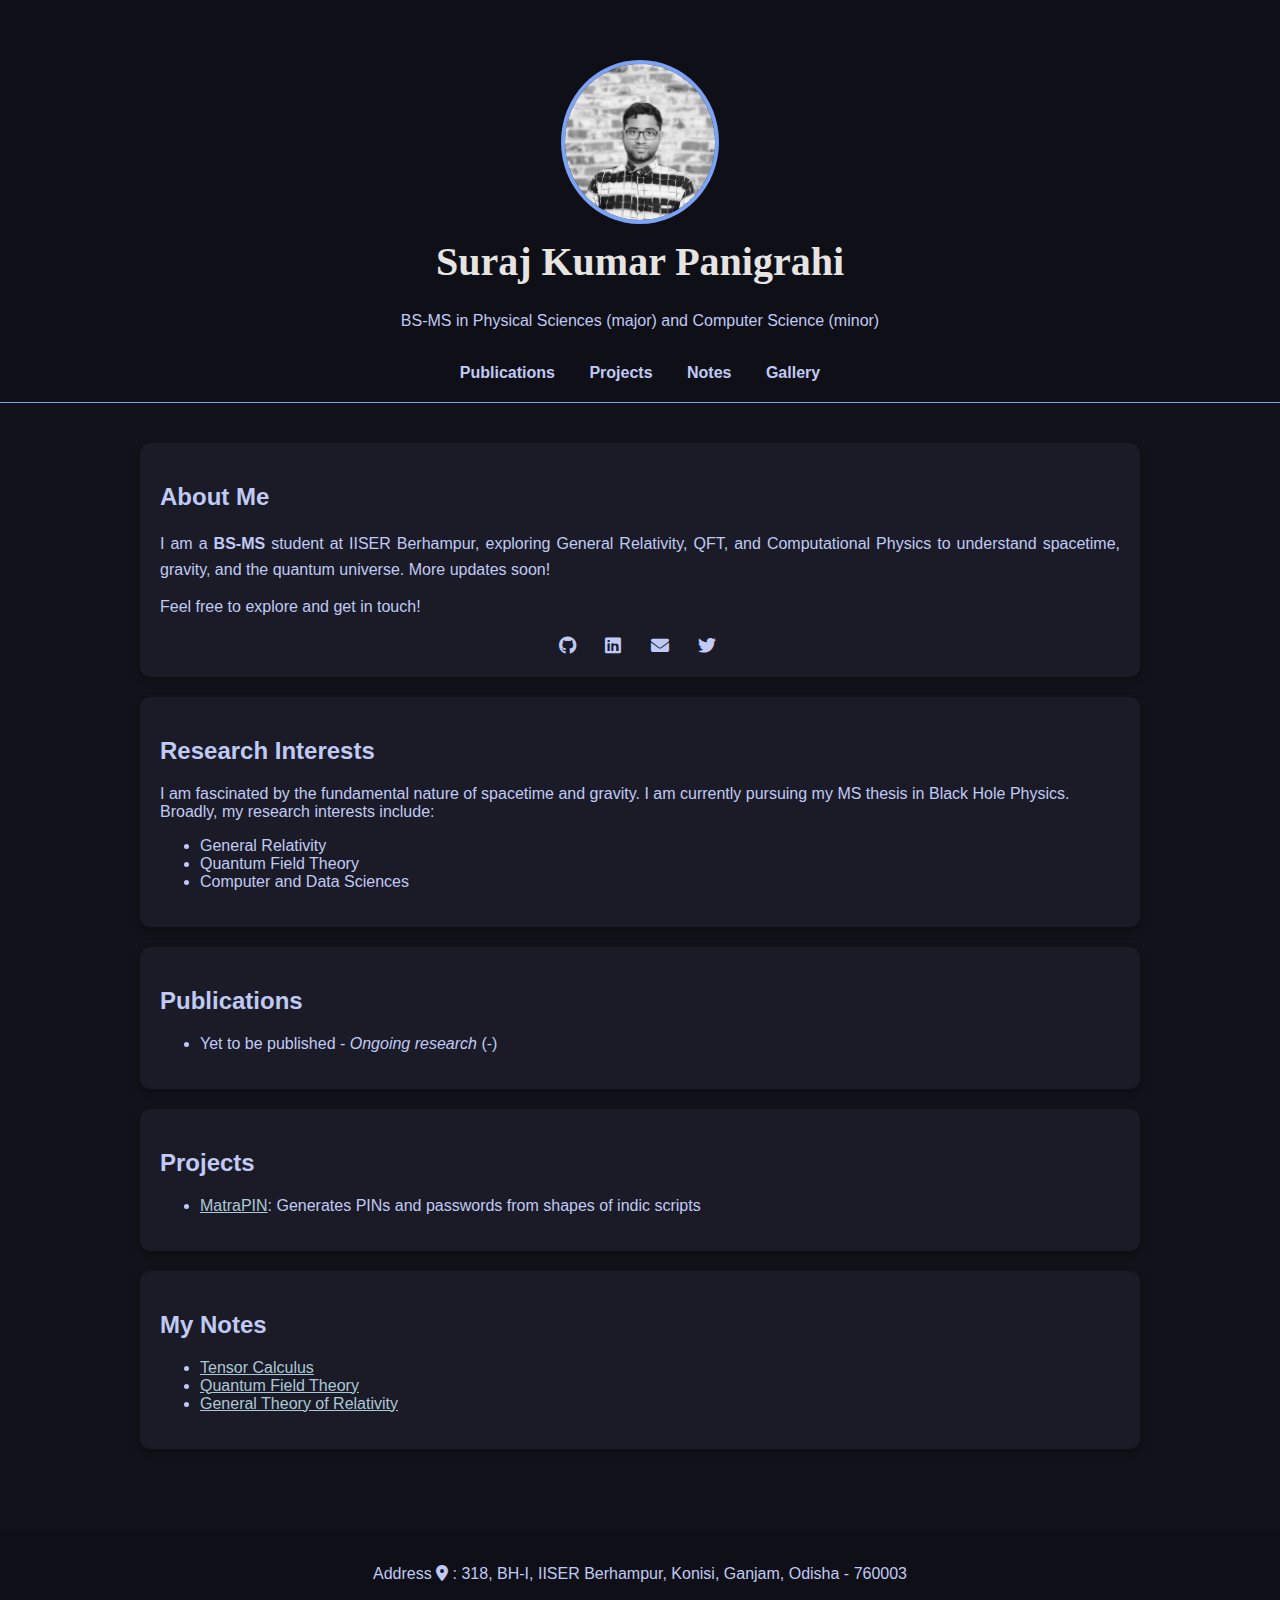
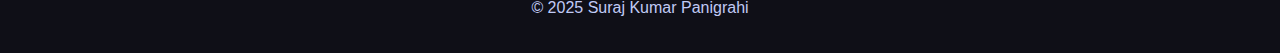
<file: index.html>
<!DOCTYPE html>
<html lang="en">
<head>
    <meta charset="UTF-8">
    <meta name="viewport" content="width=device-width, initial-scale=1.0">
    <title>Suraj Kumar Panigrahi | Porfolio</title>
    <meta name="description" content="I’m a fourth-year BS-MS student at the <b>Indian Institute of Science Education and Research (IISER). Explore my academic projects, research, and interests in science.">
    <meta name="keywords" content="Suraj Kumar Panigrahi, portfolio, IISER, IISER Berhampur, BSMS, Physics, Physial Sciences, Suraj, Kumar, Panigrahi, General Relativity, General Theory of Relativity, Quantum Field Theory, Quantum Electrodynamics, particle physics, theoretical physics, research">
    <meta name="author" content="Suraj Kumar Panigrahi">
    <!-- Favicon -->
    <link rel="icon" type="image/png" href="favicon_io/favicon.ico">
    <!-- Stylesheet -->
    <link rel="stylesheet" href="style.css">
    <!-- Font Awesome for icons -->
    <link rel="stylesheet" href="https://cdnjs.cloudflare.com/ajax/libs/font-awesome/6.0.0/css/all.min.css">
</head>
<body>

     <header>
        <div class="header-content">
            <img src="my-photo.png" alt="Suraj Kumar Panigrahi" class="profile-photo">
            <div class="profile-info">
                <h1 class="profile-name">Suraj Kumar Panigrahi</h1>
                <p class="profile-title">BS-MS in Physical Sciences (major) and Computer Science (minor)<br><br></p>
            </div>
        </div>
        <div class="navigation">
            <nav>
                <!--a href="index.html">Home</a-->
                <a href="#publications">Publications</a>
                <a href="#projects">Projects</a>
                <a href="#notes">Notes</a>
                <a href="gallery.html">Gallery</a>
            </nav>
        </div>
    </header>

    <div class="container">
        <section id="About">
            <h2>About Me</h2>
            <p style="text-align: justify; line-height: 1.6;">
               I am a <b>BS-MS</b> student at IISER Berhampur, exploring General Relativity, QFT, and Computational Physics to understand spacetime, gravity, and the quantum universe. More updates soon!  
            </p>
            <p>Feel free to explore and get in touch!</p>
            <div class="social-links">
                <a href="https://github.com/sk-panigrahi" target="_blank"><i class="fab fa-github"></i></a>
                <a href="https://www.linkedin.com/in/suraj-kumar-panigrahi-409174224/" target="_blank"><i class="fab fa-linkedin"></i></a>
                <a href="mailto:panigrahi.sku@gmail.com"><i class="fas fa-envelope"></i></a>
                <a href="https://x.com/sku_panigrahi"><i class="fab fa-twitter"></i></a>
                
            </div>
        </section>

        <section id="Research Interests">
            <h2>Research Interests</h2>
            <p>
                I am fascinated by the fundamental nature of spacetime and gravity. I am currently pursuing 
                my MS thesis in Black Hole Physics. Broadly, my research interests include:
            </p>
            <ul>
                <li>General Relativity</li>
                <li>Quantum Field Theory</li>
                <li>Computer and Data Sciences</li>
            </ul>
        </section>

        <section id="publications">
            <h2>Publications</h2>
            <ul>
                <li>Yet to be published - <em>Ongoing research </em> (-)</li>
                <!--li>Publication Title 2 - <em>Conference Name</em> (Year)</li-->
                <!--li>Publication Title 3 - <em>Journal Name</em> (Year)</li-->
            </ul>
        </section>

        <section id="projects">
            <h2>Projects</h2>
            <ul>
                <li><a href="https://matrapin.netlify.app/" style="color: #acc8d7">MatraPIN</a>: Generates PINs and passwords from shapes of indic scripts</li>
                <!--li>Project 2: Description of Project 2</li-->
                <!--li>Project 3: Description of Project 3</li-->
            </ul>
        </section>
        <section id="notes">
            <h2>My Notes</h2>
            <ul>
                <!--li><a href="notes/note-template.md" target="_blank" style="color: #acc8d7">Template Note</a></li-->
                <li><a href="https://github.com/sk-panigrahi/Tensor-Calculus" target="_blank" style="color: #acc8d7">Tensor Calculus</a></li>
                <li><a href="https://github.com/sk-panigrahi/Quantum-Field-Theory-" target="_blank" style="color: #acc8d7">Quantum Field Theory</a></li>
                <li><a href="https://github.com/sk-panigrahi/General-Theory-of-Relativity" target="_blank" style="color: #acc8d7">General Theory of Relativity</a></li>
            </ul>
        </section>
    </div>

    <footer>
        <p class = "address">
            Address <i class="fas fa-map-marker-alt"></i> : 318, BH-I, IISER Berhampur, Konisi, Ganjam, Odisha - 760003
        </p>
        <p>&copy; 2025 Suraj Kumar Panigrahi</p>
    </footer>

</body>
</html>
</file>
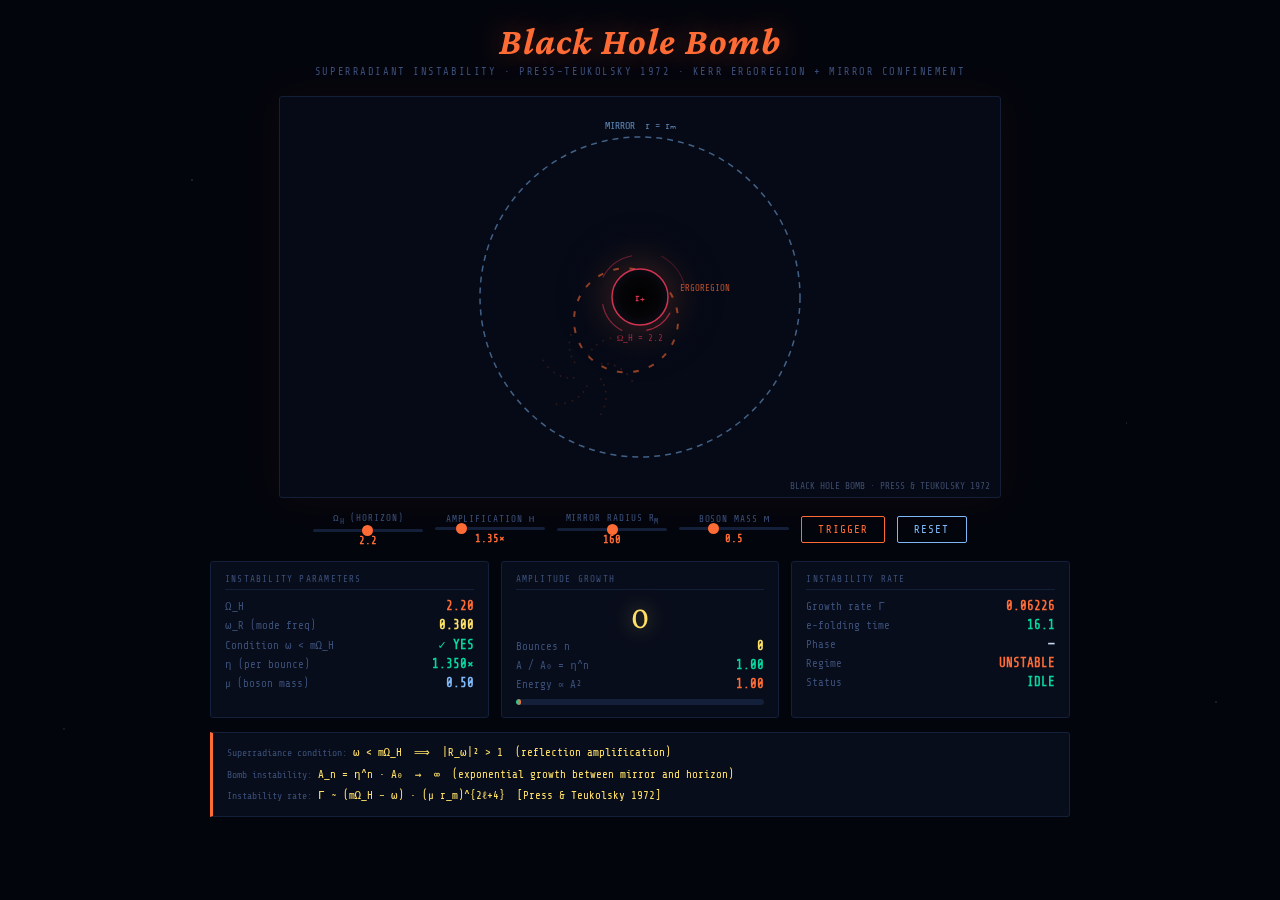
<file: Confined BH.html>
<!DOCTYPE html>
<html lang="en">
<head>
<meta charset="UTF-8">
<meta name="viewport" content="width=device-width, initial-scale=1.0">
<title>Black Hole Bomb — Superradiant Instability</title>
<style>
@import url('https://fonts.googleapis.com/css2?family=Crimson+Pro:ital,wght@0,300;0,400;1,300;1,400&family=Share+Tech+Mono&display=swap');

:root {
  --bg:      #03050d;
  --deep:    #060a16;
  --panel:   #080d1c;
  --border:  #141f3a;
  --ergo:    #ff6b35;
  --mirror:  #7eb8f7;
  --boson:   #ffe066;
  --amp:     #06d6a0;
  --bh:      #0a0a0a;
  --text:    #c5d5ee;
  --muted:   #3a4f78;
  --horizon: #ff3c5f;
}

* { margin:0; padding:0; box-sizing:border-box; }

body {
  background: var(--bg);
  color: var(--text);
  font-family: 'Share Tech Mono', monospace;
  min-height: 100vh;
  display: flex;
  flex-direction: column;
  align-items: center;
  padding: 20px 12px 30px;
  overflow-x: hidden;
}

/* starfield */
body::before {
  content:'';
  position:fixed; inset:0;
  background-image:
    radial-gradient(1px 1px at 15% 20%, rgba(255,255,255,0.35) 0%, transparent 100%),
    radial-gradient(1px 1px at 42% 65%, rgba(255,255,255,0.25) 0%, transparent 100%),
    radial-gradient(1px 1px at 73% 12%, rgba(255,255,255,0.3)  0%, transparent 100%),
    radial-gradient(1px 1px at 88% 47%, rgba(255,255,255,0.2)  0%, transparent 100%),
    radial-gradient(1px 1px at 5%  81%, rgba(255,255,255,0.28) 0%, transparent 100%),
    radial-gradient(1px 1px at 60% 90%, rgba(255,255,255,0.18) 0%, transparent 100%),
    radial-gradient(1px 1px at 30% 40%, rgba(255,255,255,0.22) 0%, transparent 100%),
    radial-gradient(1px 1px at 95% 78%, rgba(255,255,255,0.32) 0%, transparent 100%);
  pointer-events:none; z-index:0;
}

header {
  text-align: center;
  margin-bottom: 18px;
  position: relative; z-index:1;
}

header h1 {
  font-family: 'Crimson Pro', serif;
  font-style: italic;
  font-size: clamp(1.6rem, 3.5vw, 2.4rem);
  color: var(--ergo);
  letter-spacing: 0.03em;
  text-shadow: 0 0 30px rgba(255,107,53,0.4);
}

header p {
  font-size: 0.65rem;
  color: var(--muted);
  letter-spacing: 0.15em;
  text-transform: uppercase;
  margin-top: 4px;
}

.main {
  display: flex;
  flex-direction: column;
  align-items: center;
  gap: 14px;
  width: 100%;
  max-width: 860px;
  position: relative; z-index:1;
}

/* ── Canvas ── */
canvas#viz {
  background: var(--deep);
  border: 1px solid var(--border);
  border-radius: 3px;
  display: block;
  box-shadow: 0 0 40px rgba(255,107,53,0.06);
}

/* ── Bottom row ── */
.bottom {
  display: grid;
  grid-template-columns: 1fr 1fr 1fr;
  gap: 12px;
  width: 100%;
}

.panel {
  background: var(--panel);
  border: 1px solid var(--border);
  border-radius: 3px;
  padding: 12px 14px;
}

.ptitle {
  font-size: 0.58rem;
  color: var(--muted);
  text-transform: uppercase;
  letter-spacing: 0.13em;
  border-bottom: 1px solid var(--border);
  padding-bottom: 5px;
  margin-bottom: 9px;
}

.srow {
  display: flex;
  justify-content: space-between;
  font-size: 0.68rem;
  margin-bottom: 5px;
  align-items: baseline;
}
.slabel { color: var(--muted); }
.sval   { font-weight: 600; font-size: 0.78rem; }
.c-ergo   { color: var(--ergo); }
.c-mirror { color: var(--mirror); }
.c-amp    { color: var(--amp); }
.c-boson  { color: var(--boson); }
.c-red    { color: var(--horizon); }

/* amplitude bar */
.amp-bar-bg {
  width: 100%;
  height: 6px;
  background: var(--border);
  border-radius: 3px;
  margin-top: 8px;
  overflow: hidden;
}
.amp-bar-fill {
  height: 100%;
  background: linear-gradient(90deg, var(--amp), var(--ergo));
  border-radius: 3px;
  transition: width 0.1s;
}

/* bounce counter */
.bounce-counter {
  font-size: 2rem;
  color: var(--boson);
  text-align: center;
  font-family: 'Crimson Pro', serif;
  margin: 4px 0;
  text-shadow: 0 0 20px rgba(255,224,102,0.5);
}

/* formula */
.formula-bar {
  background: var(--panel);
  border: 1px solid var(--border);
  border-left: 3px solid var(--ergo);
  padding: 9px 14px;
  width: 100%;
  font-size: 0.68rem;
  color: var(--boson);
  border-radius: 0 3px 3px 0;
  line-height: 2;
}
.formula-bar span { color: var(--muted); font-size: 0.61rem; }

/* controls */
.controls {
  display: flex;
  flex-wrap: wrap;
  gap: 12px;
  align-items: center;
  justify-content: center;
  width: 100%;
}

.cg {
  display: flex; flex-direction: column; align-items: center; gap: 3px;
}
.clabel {
  font-size: 0.58rem; color: var(--muted);
  text-transform: uppercase; letter-spacing: 0.1em;
}
.cval { font-size: 0.66rem; color: var(--ergo); font-weight: 600; }

input[type=range] {
  -webkit-appearance: none;
  width: 110px; height: 3px;
  background: var(--border); border-radius: 2px; outline: none;
}
input[type=range]::-webkit-slider-thumb {
  -webkit-appearance: none;
  width: 11px; height: 11px;
  border-radius: 50%; background: var(--ergo); cursor: pointer;
}

button {
  background: transparent;
  border: 1px solid var(--ergo);
  color: var(--ergo);
  padding: 6px 16px;
  font-family: 'Share Tech Mono', monospace;
  font-size: 0.68rem;
  letter-spacing: 0.1em;
  text-transform: uppercase;
  cursor: pointer;
  border-radius: 2px;
  transition: all 0.15s;
}
button:hover { background: var(--ergo); color: var(--bg); }
button.secondary {
  border-color: var(--mirror); color: var(--mirror);
}
button.secondary:hover { background: var(--mirror); color: var(--bg); }
</style>
</head>
<body>

<header>
  <h1>Black Hole Bomb</h1>
  <p>Superradiant Instability · Press–Teukolsky 1972 · Kerr Ergoregion + Mirror Confinement</p>
</header>

<div class="main">

<canvas id="viz" width="720" height="400"></canvas>

<div class="controls">
  <div class="cg">
    <span class="clabel">Ω<sub>H</sub> (horizon)</span>
    <input type="range" id="omegaH" min="0.5" max="4" step="0.1" value="2.2">
    <span class="cval" id="omegaHval">2.2</span>
  </div>
  <div class="cg">
    <span class="clabel">Amplification η</span>
    <input type="range" id="eta" min="1.05" max="2.5" step="0.05" value="1.35">
    <span class="cval" id="etaval">1.35×</span>
  </div>
  <div class="cg">
    <span class="clabel">Mirror radius r<sub>m</sub></span>
    <input type="range" id="rm" min="120" max="200" step="5" value="160">
    <span class="cval" id="rmval">160</span>
  </div>
  <div class="cg">
    <span class="clabel">Boson mass μ</span>
    <input type="range" id="mu" min="0.1" max="1.5" step="0.1" value="0.5">
    <span class="cval" id="muval">0.5</span>
  </div>
  <button id="startBtn">Trigger</button>
  <button id="resetBtn" class="secondary">Reset</button>
</div>

<div class="bottom">
  <div class="panel">
    <div class="ptitle">Instability Parameters</div>
    <div class="srow"><span class="slabel">Ω_H</span>
      <span class="sval c-ergo" id="s_omegaH">—</span></div>
    <div class="srow"><span class="slabel">ω_R (mode freq)</span>
      <span class="sval c-boson" id="s_omegaR">—</span></div>
    <div class="srow"><span class="slabel">Condition ω < mΩ_H</span>
      <span class="sval" id="s_cond">—</span></div>
    <div class="srow"><span class="slabel">η (per bounce)</span>
      <span class="sval c-amp" id="s_eta">—</span></div>
    <div class="srow"><span class="slabel">μ (boson mass)</span>
      <span class="sval c-mirror" id="s_mu">—</span></div>
  </div>

  <div class="panel">
    <div class="ptitle">Amplitude Growth</div>
    <div class="bounce-counter" id="bounceCount">0</div>
    <div class="srow"><span class="slabel">Bounces n</span>
      <span class="sval c-boson" id="s_n">0</span></div>
    <div class="srow"><span class="slabel">A / A₀ = η^n</span>
      <span class="sval c-amp" id="s_amp">1.00</span></div>
    <div class="srow"><span class="slabel">Energy ∝ A²</span>
      <span class="sval c-ergo" id="s_energy">1.00</span></div>
    <div class="amp-bar-bg">
      <div class="amp-bar-fill" id="ampBar" style="width:2%"></div>
    </div>
  </div>

  <div class="panel">
    <div class="ptitle">Instability Rate</div>
    <div class="srow"><span class="slabel">Growth rate Γ</span>
      <span class="sval c-ergo" id="s_gamma">—</span></div>
    <div class="srow"><span class="slabel">e-folding time</span>
      <span class="sval c-amp" id="s_efold">—</span></div>
    <div class="srow"><span class="slabel">Phase</span>
      <span class="sval" id="s_phase">—</span></div>
    <div class="srow"><span class="slabel">Regime</span>
      <span class="sval c-boson" id="s_regime">—</span></div>
    <div class="srow"><span class="slabel">Status</span>
      <span class="sval c-amp" id="s_status">IDLE</span></div>
  </div>
</div>

<div class="formula-bar">
  <span>Superradiance condition:</span>  ω &lt; mΩ_H &nbsp;⟹&nbsp; |R_ω|² &gt; 1 &nbsp;(reflection amplification)<br>
  <span>Bomb instability:</span>  A_n = η^n · A₀  &nbsp;→&nbsp;  ∞ &nbsp;(exponential growth between mirror and horizon)<br>
  <span>Instability rate:</span>  Γ ~ (mΩ_H − ω) · (μ r_m)^{2ℓ+4}  &nbsp;[Press &amp; Teukolsky 1972]
</div>

</div><!-- .main -->

<script>
const canvas = document.getElementById('viz');
const ctx    = canvas.getContext('2d');
const W = canvas.width, H = canvas.height;
const cx = W/2, cy = H/2;

// ── State ──────────────────────────────────────────────────────────────────
let OmegaH = 2.2, eta = 1.35, Rm = 160, mu = 0.5;
let running = false;
let bounces = 0;
let amplitude = 1.0;
let wavePacks = [];
let bhAngle   = 0;
let time      = 0;
let ergoFlash = 0;
let mirrorFlash = 0;

// Geometry
const R_BH    = 28;   // event horizon radius (px)
const R_ERGO  = 52;   // ergosphere radius (px)

// ── Controls ───────────────────────────────────────────────────────────────
function readControls() {
  OmegaH = parseFloat(document.getElementById('omegaH').value);
  eta    = parseFloat(document.getElementById('eta').value);
  Rm     = parseFloat(document.getElementById('rm').value);
  mu     = parseFloat(document.getElementById('mu').value);
  document.getElementById('omegaHval').textContent = OmegaH.toFixed(1);
  document.getElementById('etaval').textContent    = eta.toFixed(2) + '×';
  document.getElementById('rmval').textContent     = Rm.toFixed(0);
  document.getElementById('muval').textContent     = mu.toFixed(1);
  updateStats();
}
['omegaH','eta','rm','mu'].forEach(id =>
  document.getElementById(id).addEventListener('input', readControls)
);

function updateStats() {
  const omegaR = mu * 0.6;
  const isSR   = omegaR < OmegaH;
  const Gamma  = isSR ? (OmegaH - omegaR) * Math.pow(mu * Rm * 0.004, 3) : 0;
  const efold  = Gamma > 0 ? (1/Gamma).toFixed(1) : '∞';

  document.getElementById('s_omegaH').textContent = OmegaH.toFixed(2);
  document.getElementById('s_omegaR').textContent = omegaR.toFixed(3);
  const condEl = document.getElementById('s_cond');
  condEl.textContent = isSR ? '✓ YES' : '✗ NO';
  condEl.style.color = isSR ? 'var(--amp)' : 'var(--horizon)';
  document.getElementById('s_eta').textContent   = eta.toFixed(3) + '×';
  document.getElementById('s_mu').textContent    = mu.toFixed(2);
  document.getElementById('s_gamma').textContent = Gamma.toFixed(5);
  document.getElementById('s_efold').textContent = efold;
  document.getElementById('s_regime').textContent = isSR ? 'UNSTABLE' : 'STABLE';
  document.getElementById('s_regime').style.color = isSR ? 'var(--ergo)' : 'var(--mirror)';
}

// ── Wave packet class ──────────────────────────────────────────────────────
class WavePack {
  constructor(angle, direction, amp) {
    this.angle     = angle;     // angular position (rad)
    this.r         = R_ERGO + 4;
    this.direction = direction; // 1 = outward, -1 = inward
    this.amp       = amp;
    this.alive     = true;
    this.age       = 0;
    this.trail     = [];
    this.wavy      = Math.random() * Math.PI * 2;
  }

  update(dt) {
    this.age += dt;
    this.wavy += dt * 8;
    const speed = 55; // px/s
    this.r += this.direction * speed * dt;

    // store trail
    const x = cx + this.r * Math.cos(this.angle);
    const y = cy + this.r * Math.sin(this.angle);
    this.trail.push({x, y, a: this.amp});
    if (this.trail.length > 30) this.trail.shift();

    // Hit mirror → reflect and amplify
    if (this.direction === 1 && this.r >= Rm) {
      this.r = Rm;
      this.direction = -1;
      this.amp *= eta;
      bounces++;
      amplitude = this.amp;
      mirrorFlash = 1.0;
      updateBounceDisplay();
    }

    // Hit ergo → reflect with boost already applied
    if (this.direction === -1 && this.r <= R_ERGO + 2) {
      this.r = R_ERGO + 4;
      this.direction = 1;
      ergoFlash = 1.0;
      // Spawn new outgoing with amplified amp
      if (running && this.amp < 80) {
        wavePacks.push(new WavePack(this.angle + (Math.random()-0.5)*0.3, 1, this.amp));
      }
      if (this.amp > 80) this.alive = false;
    }

    // Out of bounds
    if (this.r > Rm + 10 || this.r < R_BH) this.alive = false;
  }

  draw() {
    if (!this.alive) return;
    const x = cx + this.r * Math.cos(this.angle);
    const y = cy + this.r * Math.sin(this.angle);

    // Trail
    for (let i = 0; i < this.trail.length - 1; i++) {
      const t0 = this.trail[i], t1 = this.trail[i+1];
      const ta = (i / this.trail.length);
      ctx.beginPath();
      ctx.moveTo(t0.x, t0.y);
      ctx.lineTo(t1.x, t1.y);
      const brightness = Math.min(1, this.amp / 12);
      const r = Math.round(255 * brightness + 255 * (1-brightness) * 0.99);
      const g = Math.round(224 * (1-brightness) + 100 * brightness);
      const b = Math.round(102 * (1-brightness));
      ctx.strokeStyle = `rgba(${r},${g},${b},${ta * 0.6})`;
      ctx.lineWidth = 1 + brightness * 1.5;
      ctx.stroke();
    }

    // Wavy body (sinusoidal blob)
    const sz = 4 + Math.min(this.amp * 0.4, 14);
    const brightness = Math.min(1, this.amp / 15);
    const wc = brightness > 0.5
      ? `rgba(255,${Math.round(100 + 124*(1-brightness))},50,0.9)`
      : `rgba(255,224,102,0.85)`;

    // Draw squiggly wave symbol
    ctx.beginPath();
    for (let t = -1; t <= 1; t += 0.05) {
      const wx = x + t * sz;
      const wy = y + Math.sin(t * Math.PI * 2 + this.wavy) * (sz * 0.4);
      t === -1 ? ctx.moveTo(wx, wy) : ctx.lineTo(wx, wy);
    }
    ctx.strokeStyle = wc;
    ctx.lineWidth = 1.5 + brightness;
    ctx.stroke();

    // Arrow tip
    const dir = this.direction;
    ctx.beginPath();
    ctx.moveTo(x + dir * sz, y);
    ctx.lineTo(x + dir * (sz + 6), y);
    ctx.strokeStyle = wc;
    ctx.lineWidth = 1.5;
    ctx.stroke();
    ctx.beginPath();
    ctx.moveTo(x + dir * (sz + 6), y);
    ctx.lineTo(x + dir * (sz + 2), y - 3);
    ctx.lineTo(x + dir * (sz + 2), y + 3);
    ctx.closePath();
    ctx.fillStyle = wc;
    ctx.fill();
  }
}

// ── Draw ───────────────────────────────────────────────────────────────────
function drawBG() {
  // subtle radial gradient
  const grd = ctx.createRadialGradient(cx, cy, 0, cx, cy, Rm * 1.4);
  grd.addColorStop(0,   'rgba(255,107,53,0.04)');
  grd.addColorStop(0.4, 'rgba(10,15,35,0.0)');
  grd.addColorStop(1,   'rgba(3,5,13,0.0)');
  ctx.fillStyle = grd;
  ctx.fillRect(0, 0, W, H);
}

function drawMirror() {
  // Mirror circle (dashed)
  ctx.save();
  ctx.setLineDash([6, 5]);
  ctx.beginPath();
  ctx.arc(cx, cy, Rm, 0, Math.PI * 2);
  const mAlpha = 0.5 + mirrorFlash * 0.5;
  ctx.strokeStyle = `rgba(126,184,247,${mAlpha})`;
  ctx.lineWidth = mirrorFlash > 0.1 ? 2.5 : 1.5;
  ctx.stroke();
  ctx.restore();

  if (mirrorFlash > 0.05) {
    const gm = ctx.createRadialGradient(cx, cy, Rm * 0.9, cx, cy, Rm * 1.1);
    gm.addColorStop(0, `rgba(126,184,247,${mirrorFlash * 0.15})`);
    gm.addColorStop(1, 'rgba(0,0,0,0)');
    ctx.fillStyle = gm;
    ctx.beginPath();
    ctx.arc(cx, cy, Rm * 1.1, 0, Math.PI * 2);
    ctx.fill();
  }

  // label
  ctx.font = '10px Share Tech Mono';
  ctx.fillStyle = `rgba(126,184,247,0.7)`;
  ctx.textAlign = 'center';
  ctx.fillText('MIRROR  r = rₘ', cx, cy - Rm - 8);
}

function drawErgosphere() {
  // Ergosphere glow
  const ge = ctx.createRadialGradient(cx, cy, R_ERGO * 0.6, cx, cy, R_ERGO * 1.3);
  ge.addColorStop(0, `rgba(255,107,53,${0.08 + ergoFlash * 0.18})`);
  ge.addColorStop(1, 'rgba(0,0,0,0)');
  ctx.fillStyle = ge;
  ctx.beginPath();
  ctx.arc(cx, cy, R_ERGO * 1.3, 0, Math.PI * 2);
  ctx.fill();

  // Ergosphere boundary (rotating pattern)
  const ne = 20;
  ctx.save();
  ctx.rotate(bhAngle * 0.3);
  for (let i = 0; i < ne; i++) {
    const a0 = (i / ne) * Math.PI * 2;
    const a1 = a0 + Math.PI / ne * 0.7;
    ctx.beginPath();
    ctx.arc(cx, cy, R_ERGO, a0, a1);
    ctx.strokeStyle = `rgba(255,107,53,${0.55 + ergoFlash * 0.3})`;
    ctx.lineWidth = 2;
    ctx.stroke();
  }
  ctx.restore();

  ctx.font = '9px Share Tech Mono';
  ctx.fillStyle = 'rgba(255,107,53,0.7)';
  ctx.textAlign = 'left';
  ctx.fillText('ERGOREGION', cx + R_ERGO * 0.7 + 4, cy - 6);
}

function drawEventHorizon() {
  // Rotating frame-dragging lines
  ctx.save();
  ctx.rotate(bhAngle);
  const nh = 6;
  for (let i = 0; i < nh; i++) {
    const a = (i / nh) * Math.PI * 2;
    for (let r = R_ERGO * 0.3; r < R_ERGO * 0.9; r += 6) {
      const spiral = a + (r / R_ERGO) * 1.2;
      const x = cx + r * Math.cos(spiral);
      const y = cy + r * Math.sin(spiral);
      ctx.beginPath();
      ctx.arc(x, y, 1, 0, Math.PI*2);
      ctx.fillStyle = 'rgba(255,107,53,0.15)';
      ctx.fill();
    }
  }
  ctx.restore();

  // Event horizon
  const ghBH = ctx.createRadialGradient(cx, cy, 0, cx, cy, R_BH);
  ghBH.addColorStop(0, '#000000');
  ghBH.addColorStop(0.7, '#050508');
  ghBH.addColorStop(1, '#0a0a14');
  ctx.beginPath();
  ctx.arc(cx, cy, R_BH, 0, Math.PI * 2);
  ctx.fillStyle = ghBH;
  ctx.fill();
  ctx.strokeStyle = 'rgba(255,60,95,0.8)';
  ctx.lineWidth = 1.5;
  ctx.stroke();

  // Omega_H indicator arcs
  ctx.save();
  const na = 4;
  for (let i = 0; i < na; i++) {
    const a = bhAngle * OmegaH + (i / na) * Math.PI * 2;
    ctx.beginPath();
    ctx.arc(cx, cy, R_BH + 6 + i * 4, a, a + 0.9);
    ctx.strokeStyle = `rgba(255,60,95,${0.6 - i * 0.12})`;
    ctx.lineWidth = 1.2;
    ctx.stroke();
  }
  ctx.restore();

  ctx.font = 'bold 9px Share Tech Mono';
  ctx.fillStyle = 'rgba(255,60,95,0.85)';
  ctx.textAlign = 'center';
  ctx.fillText('r₊', cx, cy + 4);
  ctx.font = '9px Share Tech Mono';
  ctx.fillStyle = 'rgba(255,60,95,0.6)';
  ctx.fillText('Ω_H = ' + OmegaH.toFixed(1), cx, cy + R_BH + 16);
}

function drawAmplitudeRing() {
  if (amplitude <= 1.0) return;
  const frac = Math.min((amplitude - 1) / 60, 1);
  const ringR = R_ERGO + (Rm - R_ERGO) * frac;
  ctx.beginPath();
  ctx.arc(cx, cy, ringR, 0, Math.PI * 2);
  ctx.strokeStyle = `rgba(6,214,160,${0.15 + frac * 0.25})`;
  ctx.lineWidth = 1;
  ctx.setLineDash([3,5]);
  ctx.stroke();
  ctx.setLineDash([]);
}

function drawLabels() {
  ctx.font = '9.5px Share Tech Mono';
  ctx.fillStyle = 'rgba(74,90,128,0.8)';
  ctx.textAlign = 'right';
  ctx.fillText("BLACK HOLE BOMB · PRESS & TEUKOLSKY 1972", W - 10, H - 8);
}

// ── Bounce display ─────────────────────────────────────────────────────────
function updateBounceDisplay() {
  document.getElementById('bounceCount').textContent = bounces;
  document.getElementById('s_n').textContent = bounces;
  const ampDisp = amplitude.toFixed(2);
  const energyDisp = (amplitude * amplitude).toFixed(2);
  document.getElementById('s_amp').textContent = ampDisp + '×';
  document.getElementById('s_energy').textContent = energyDisp + '×';
  const pct = Math.min(amplitude / 80 * 100, 100);
  document.getElementById('ampBar').style.width = pct + '%';

  // phase
  let phase = 'LINEAR';
  if (amplitude > 10) phase = 'NONLINEAR';
  if (amplitude > 40) phase = 'EXPLOSIVE';
  document.getElementById('s_phase').textContent = phase;
  document.getElementById('s_phase').style.color =
    amplitude > 40 ? 'var(--horizon)' :
    amplitude > 10 ? 'var(--ergo)' : 'var(--amp)';

  document.getElementById('s_status').textContent =
    running ? (amplitude > 40 ? 'EXPLOSIVE' : 'GROWING') : 'IDLE';
}

// ── Animation loop ─────────────────────────────────────────────────────────
let last = null;
function loop(ts) {
  if (!last) last = ts;
  const dt = Math.min((ts - last) / 1000, 0.05);
  last = ts;

  time += dt;
  bhAngle += OmegaH * dt * 0.15;
  ergoFlash  = Math.max(0, ergoFlash  - dt * 3);
  mirrorFlash = Math.max(0, mirrorFlash - dt * 3);

  ctx.clearRect(0, 0, W, H);
  drawBG();
  drawMirror();
  drawAmplitudeRing();
  drawErgosphere();
  drawEventHorizon();
  drawLabels();

  // update / draw wave packets
  wavePacks = wavePacks.filter(w => w.alive);
  for (const w of wavePacks) { w.update(dt); w.draw(); }

  // Auto-spawn more if running and few active
  if (running && wavePacks.length < 3 && amplitude < 80) {
    const ang = Math.random() * Math.PI * 2;
    wavePacks.push(new WavePack(ang, 1, amplitude));
  }

  requestAnimationFrame(loop);
}

// ── Buttons ────────────────────────────────────────────────────────────────
document.getElementById('startBtn').addEventListener('click', () => {
  running = true;
  document.getElementById('s_status').textContent = 'GROWING';
  // Seed initial wave
  for (let i = 0; i < 2; i++) {
    const ang = (i / 2) * Math.PI * 2 + Math.random() * 0.5;
    wavePacks.push(new WavePack(ang, 1, 1.0));
  }
});

document.getElementById('resetBtn').addEventListener('click', () => {
  running = false;
  wavePacks = [];
  bounces = 0;
  amplitude = 1.0;
  ergoFlash = 0; mirrorFlash = 0;
  updateBounceDisplay();
  document.getElementById('s_status').textContent = 'IDLE';
});

readControls();
requestAnimationFrame(loop);
</script>
</body>
</html>
</file>
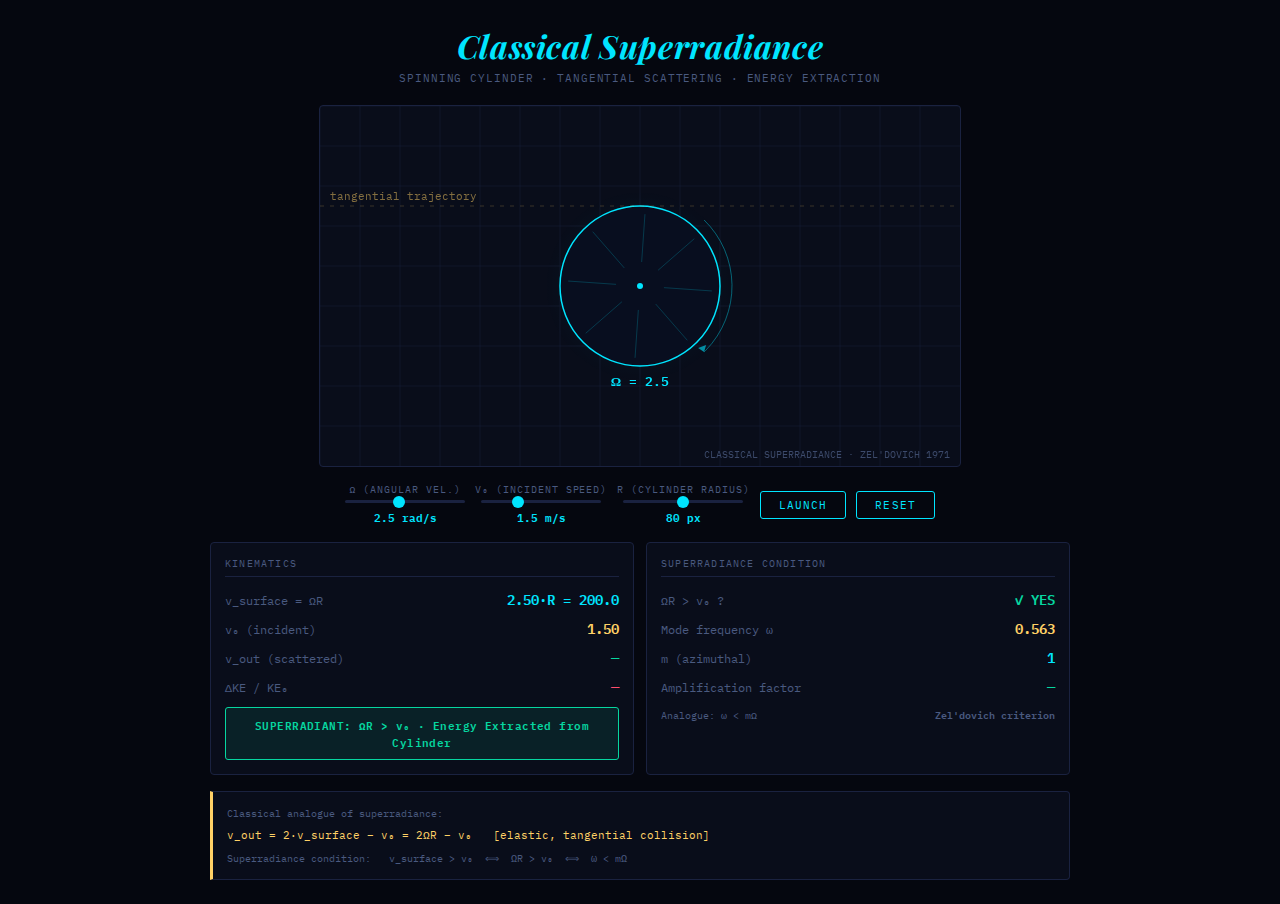
<file: Cylinder_superradiance.html>
<!DOCTYPE html>
<html lang="en">
<head>
<meta charset="UTF-8">
<meta name="viewport" content="width=device-width, initial-scale=1.0">
<title>Classical Superradiance</title>
<style>
  @import url('https://fonts.googleapis.com/css2?family=IBM+Plex+Mono:wght@300;400;600&family=Playfair+Display:ital,wght@0,400;1,400&display=swap');

  :root {
    --bg: #05070f;
    --panel: #090d1a;
    --border: #1a2240;
    --cyan: #00e5ff;
    --gold: #ffd166;
    --red: #ff4d6d;
    --green: #06d6a0;
    --text: #c8d8f0;
    --muted: #4a5a80;
  }

  * { margin: 0; padding: 0; box-sizing: border-box; }

  body {
    background: var(--bg);
    color: var(--text);
    font-family: 'IBM Plex Mono', monospace;
    min-height: 100vh;
    display: flex;
    flex-direction: column;
    align-items: center;
    padding: 24px 16px;
  }

  header {
    text-align: center;
    margin-bottom: 20px;
  }

  header h1 {
    font-family: 'Playfair Display', serif;
    font-style: italic;
    font-size: clamp(1.4rem, 3vw, 2rem);
    color: var(--cyan);
    letter-spacing: 0.02em;
  }

  header p {
    font-size: 0.7rem;
    color: var(--muted);
    margin-top: 4px;
    letter-spacing: 0.08em;
    text-transform: uppercase;
  }

  .layout {
    display: flex;
    flex-direction: column;
    align-items: center;
    gap: 16px;
    width: 100%;
    max-width: 860px;
  }

  canvas {
    background: var(--panel);
    border: 1px solid var(--border);
    border-radius: 4px;
    display: block;
  }

  .panels {
    display: grid;
    grid-template-columns: 1fr 1fr;
    gap: 12px;
    width: 100%;
  }

  .panel {
    background: var(--panel);
    border: 1px solid var(--border);
    border-radius: 4px;
    padding: 14px;
  }

  .panel-title {
    font-size: 0.62rem;
    color: var(--muted);
    text-transform: uppercase;
    letter-spacing: 0.12em;
    margin-bottom: 10px;
    border-bottom: 1px solid var(--border);
    padding-bottom: 6px;
  }

  .stat-row {
    display: flex;
    justify-content: space-between;
    align-items: baseline;
    margin-bottom: 6px;
    font-size: 0.72rem;
  }

  .stat-label { color: var(--muted); }

  .stat-val {
    font-weight: 600;
    font-size: 0.85rem;
  }

  .val-cyan { color: var(--cyan); }
  .val-gold { color: var(--gold); }
  .val-green { color: var(--green); }
  .val-red { color: var(--red); }

  .condition-box {
    margin-top: 10px;
    padding: 8px;
    border-radius: 3px;
    font-size: 0.68rem;
    line-height: 1.6;
    text-align: center;
    font-weight: 600;
    letter-spacing: 0.04em;
  }

  .cond-active {
    background: rgba(6, 214, 160, 0.1);
    border: 1px solid var(--green);
    color: var(--green);
  }

  .cond-inactive {
    background: rgba(255, 77, 109, 0.1);
    border: 1px solid var(--red);
    color: var(--red);
  }

  .controls {
    display: flex;
    flex-wrap: wrap;
    gap: 10px;
    align-items: center;
    justify-content: center;
    width: 100%;
  }

  .ctrl-group {
    display: flex;
    flex-direction: column;
    align-items: center;
    gap: 4px;
  }

  .ctrl-label {
    font-size: 0.6rem;
    color: var(--muted);
    text-transform: uppercase;
    letter-spacing: 0.1em;
  }

  input[type=range] {
    -webkit-appearance: none;
    width: 120px;
    height: 3px;
    background: var(--border);
    border-radius: 2px;
    outline: none;
  }

  input[type=range]::-webkit-slider-thumb {
    -webkit-appearance: none;
    width: 12px;
    height: 12px;
    border-radius: 50%;
    background: var(--cyan);
    cursor: pointer;
  }

  .ctrl-val {
    font-size: 0.68rem;
    color: var(--cyan);
    font-weight: 600;
  }

  button {
    background: transparent;
    border: 1px solid var(--cyan);
    color: var(--cyan);
    padding: 6px 18px;
    font-family: 'IBM Plex Mono', monospace;
    font-size: 0.7rem;
    letter-spacing: 0.1em;
    text-transform: uppercase;
    cursor: pointer;
    border-radius: 3px;
    transition: background 0.2s, color 0.2s;
  }

  button:hover { background: var(--cyan); color: var(--bg); }

  .formula {
    background: var(--panel);
    border: 1px solid var(--border);
    border-left: 3px solid var(--gold);
    padding: 10px 14px;
    width: 100%;
    font-size: 0.7rem;
    color: var(--gold);
    line-height: 2;
    border-radius: 0 4px 4px 0;
  }

  .formula span { color: var(--muted); font-size: 0.63rem; }
</style>
</head>
<body>

<header>
  <h1>Classical Superradiance</h1>
  <p>Spinning Cylinder · Tangential Scattering · Energy Extraction</p>
</header>

<div class="layout">
  <canvas id="canvas" width="640" height="360"></canvas>

  <div class="controls">
    <div class="ctrl-group">
      <span class="ctrl-label">Ω (angular vel.)</span>
      <input type="range" id="omegaSlider" min="0.5" max="5" step="0.1" value="2.5">
      <span class="ctrl-val" id="omegaVal">2.5 rad/s</span>
    </div>
    <div class="ctrl-group">
      <span class="ctrl-label">v₀ (incident speed)</span>
      <input type="range" id="v0Slider" min="0.5" max="4" step="0.1" value="1.5">
      <span class="ctrl-val" id="v0Val">1.5 m/s</span>
    </div>
    <div class="ctrl-group">
      <span class="ctrl-label">R (cylinder radius)</span>
      <input type="range" id="rSlider" min="40" max="120" step="5" value="80">
      <span class="ctrl-val" id="rVal">80 px</span>
    </div>
    <button id="launchBtn">Launch</button>
    <button id="resetBtn">Reset</button>
  </div>

  <div class="panels">
    <div class="panel">
      <div class="panel-title">Kinematics</div>
      <div class="stat-row">
        <span class="stat-label">v_surface = ΩR</span>
        <span class="stat-val val-cyan" id="vSurf">—</span>
      </div>
      <div class="stat-row">
        <span class="stat-label">v₀ (incident)</span>
        <span class="stat-val val-gold" id="v0display">—</span>
      </div>
      <div class="stat-row">
        <span class="stat-label">v_out (scattered)</span>
        <span class="stat-val val-green" id="vOut">—</span>
      </div>
      <div class="stat-row">
        <span class="stat-label">ΔKE / KE₀</span>
        <span class="stat-val val-red" id="deltaKE">—</span>
      </div>
      <div class="condition-box" id="condBox">—</div>
    </div>

    <div class="panel">
      <div class="panel-title">Superradiance Condition</div>
      <div class="stat-row">
        <span class="stat-label">ΩR > v₀ ?</span>
        <span class="stat-val" id="condCheck">—</span>
      </div>
      <div class="stat-row">
        <span class="stat-label">Mode frequency ω</span>
        <span class="stat-val val-gold" id="modeFreq">—</span>
      </div>
      <div class="stat-row">
        <span class="stat-label">m (azimuthal)</span>
        <span class="stat-val val-cyan">1</span>
      </div>
      <div class="stat-row">
        <span class="stat-label">Amplification factor</span>
        <span class="stat-val val-green" id="ampFactor">—</span>
      </div>
      <div class="stat-row" style="margin-top:8px">
        <span class="stat-label" style="font-size:0.62rem">Analogue: ω < mΩ</span>
        <span class="stat-val val-muted" style="font-size:0.62rem;color:#4a5a80">Zel'dovich criterion</span>
      </div>
    </div>
  </div>

  <div class="formula">
    <span>Classical analogue of superradiance:</span><br>
    v_out = 2·v_surface − v₀ = 2ΩR − v₀ &nbsp;&nbsp;[elastic, tangential collision]<br>
    <span>Superradiance condition: &nbsp; v_surface > v₀ &nbsp;⟺&nbsp; ΩR > v₀ &nbsp;⟺&nbsp; ω < mΩ</span>
  </div>
</div>

<script>
const canvas = document.getElementById('canvas');
const ctx = canvas.getContext('2d');

const W = canvas.width, H = canvas.height;
const cx = W / 2, cy = H / 2;

let Omega = 2.5, v0 = 1.5, R = 80;
let angle = 0;
let cubes = [];
let trailPoints = [];
let running = false;
let launched = false;

// Controls
const omegaSlider = document.getElementById('omegaSlider');
const v0Slider = document.getElementById('v0Slider');
const rSlider = document.getElementById('rSlider');

function updateControls() {
  Omega = parseFloat(omegaSlider.value);
  v0 = parseFloat(v0Slider.value);
  R = parseFloat(rSlider.value);
  document.getElementById('omegaVal').textContent = Omega.toFixed(1) + ' rad/s';
  document.getElementById('v0Val').textContent = v0.toFixed(1) + ' m/s';
  document.getElementById('rVal').textContent = R.toFixed(0) + ' px';
  updateStats();
}

omegaSlider.addEventListener('input', updateControls);
v0Slider.addEventListener('input', updateControls);
rSlider.addEventListener('input', updateControls);

function updateStats(vout) {
  const vSurf = (Omega * R / 30).toFixed(2); // scaled for display
  const vSurfRaw = Omega * R;
  document.getElementById('vSurf').textContent = Omega.toFixed(2) + '·R = ' + vSurfRaw.toFixed(1);
  document.getElementById('v0display').textContent = v0.toFixed(2);

  const vOutVal = 2 * Omega * R / 30 - v0; // scaled
  const vOutRaw = 2 * Omega * R - v0 * 30;
  const isSuper = (Omega * R) > (v0 * 30);
  const vOutDisplay = vout !== undefined ? vout.toFixed(2) : '—';
  document.getElementById('vOut').textContent = vOutDisplay;

  const dke = vout !== undefined ? ((vout * vout - v0 * v0) / (v0 * v0) * 100).toFixed(1) + ' %' : '—';
  document.getElementById('deltaKE').textContent = dke;

  const condBox = document.getElementById('condBox');
  if (isSuper) {
    condBox.className = 'condition-box cond-active';
    condBox.textContent = 'SUPERRADIANT: ΩR > v₀ · Energy Extracted from Cylinder';
  } else {
    condBox.className = 'condition-box cond-inactive';
    condBox.textContent = 'NON-SUPERRADIANT: ΩR < v₀ · Cube Slowed by Friction';
  }

  document.getElementById('condCheck').textContent = isSuper ? '✓  YES' : '✗  NO';
  document.getElementById('condCheck').style.color = isSuper ? 'var(--green)' : 'var(--red)';

  const omega_mode = v0 / R * 30;
  document.getElementById('modeFreq').textContent = omega_mode.toFixed(3);

  const amp = vout !== undefined && v0 > 0 ? (vout / v0).toFixed(3) : '—';
  document.getElementById('ampFactor').textContent = amp;
}

// Cube class
class Cube {
  constructor() {
    this.size = 12;
    // Start from the left, tangent approach at top of cylinder
    this.x = -20;
    this.y = cy - R - 2;
    this.vx = v0 * 2; // pixel speed
    this.vy = 0;
    this.color = '#ffd166';
    this.phase = 'approach'; // approach, collide, depart
    this.collided = false;
    this.vout = null;
    this.trail = [];
    this.opacity = 1;
  }

  update(dt) {
    if (this.phase === 'approach') {
      this.x += this.vx * dt * 60;
      this.trail.push({ x: this.x, y: this.y, t: Date.now() });
      if (this.trail.length > 80) this.trail.shift();

      // Check tangential contact: when cube reaches x = cx - R (left edge of cylinder at cube's y)
      // Cube is traveling tangentially at y = cy - R
      const contactX = cx - this.size / 2;
      if (this.x + this.size / 2 >= contactX - 2) {
        this.phase = 'interact';
        this.interactTimer = 0;
      }
    } else if (this.phase === 'interact') {
      this.interactTimer += dt;
      // During interaction: lerp position along cylinder surface tangent
      this.x += this.vx * dt * 60 * 0.3;

      if (this.interactTimer > 0.18) {
        // Apply velocity kick: v_out = 2*v_surface - v_in (elastic with moving wall)
        const vSurface = Omega * R * 0.067; // scale Omega*R to pixel/frame
        this.vout = 2 * vSurface - v0 * 2;
        this.vx = this.vout;
        this.color = this.vout > v0 * 2 ? '#06d6a0' : '#ff4d6d';
        this.phase = 'depart';
        updateStats(Math.abs(this.vout / 2));
      }
    } else if (this.phase === 'depart') {
      this.x += this.vx * dt * 60;
      this.vy += 0; // no gravity, purely tangential
      this.trail.push({ x: this.x, y: this.y, t: Date.now() });
      if (this.trail.length > 120) this.trail.shift();

      if (this.x > W + 40 || this.x < -40) this.opacity -= dt * 0.5;
    }
  }

  draw() {
    // Draw trail
    for (let i = 0; i < this.trail.length; i++) {
      const alpha = (i / this.trail.length) * 0.5 * this.opacity;
      ctx.fillStyle = this.phase === 'depart'
        ? `rgba(6,214,160,${alpha})`
        : `rgba(255,209,102,${alpha})`;
      const s = 3 + (i / this.trail.length) * 5;
      ctx.fillRect(this.trail[i].x - s / 2, this.trail[i].y - s / 2, s, s);
    }

    // Draw cube
    ctx.save();
    ctx.globalAlpha = this.opacity;
    ctx.strokeStyle = this.color;
    ctx.lineWidth = 1.5;
    ctx.fillStyle = this.color + '33';
    ctx.fillRect(this.x - this.size / 2, this.y - this.size / 2, this.size, this.size);
    ctx.strokeRect(this.x - this.size / 2, this.y - this.size / 2, this.size, this.size);

    // Velocity arrow
    if (this.phase !== 'interact') {
      const arrowLen = Math.min(40, Math.abs(this.vx) * 8);
      const dir = this.vx >= 0 ? 1 : -1;
      ctx.beginPath();
      ctx.moveTo(this.x + dir * this.size / 2, this.y);
      ctx.lineTo(this.x + dir * (this.size / 2 + arrowLen), this.y);
      ctx.strokeStyle = this.color;
      ctx.lineWidth = 1.5;
      ctx.stroke();
      // Arrowhead
      ctx.beginPath();
      ctx.moveTo(this.x + dir * (this.size / 2 + arrowLen), this.y);
      ctx.lineTo(this.x + dir * (this.size / 2 + arrowLen - 6), this.y - 4);
      ctx.lineTo(this.x + dir * (this.size / 2 + arrowLen - 6), this.y + 4);
      ctx.closePath();
      ctx.fillStyle = this.color;
      ctx.fill();
    }

    ctx.restore();
  }
}

function drawCylinder() {
  // Glow effect
  const grd = ctx.createRadialGradient(cx, cy, R * 0.7, cx, cy, R * 1.2);
  grd.addColorStop(0, 'rgba(0,229,255,0.03)');
  grd.addColorStop(1, 'rgba(0,229,255,0)');
  ctx.fillStyle = grd;
  ctx.beginPath();
  ctx.arc(cx, cy, R * 1.2, 0, Math.PI * 2);
  ctx.fill();

  // Cylinder body
  ctx.beginPath();
  ctx.arc(cx, cy, R, 0, Math.PI * 2);
  ctx.fillStyle = '#080e1f';
  ctx.fill();
  ctx.strokeStyle = '#00e5ff';
  ctx.lineWidth = 1.5;
  ctx.stroke();

  // Rotation stripes (spin indicator)
  const nStripes = 8;
  for (let i = 0; i < nStripes; i++) {
    const a = angle + (i / nStripes) * Math.PI * 2;
    const x1 = cx + Math.cos(a) * R * 0.3;
    const y1 = cy + Math.sin(a) * R * 0.3;
    const x2 = cx + Math.cos(a) * R * 0.9;
    const y2 = cy + Math.sin(a) * R * 0.9;
    ctx.beginPath();
    ctx.moveTo(x1, y1);
    ctx.lineTo(x2, y2);
    ctx.strokeStyle = 'rgba(0,229,255,0.2)';
    ctx.lineWidth = 1;
    ctx.stroke();
  }

  // Center dot
  ctx.beginPath();
  ctx.arc(cx, cy, 3, 0, Math.PI * 2);
  ctx.fillStyle = '#00e5ff';
  ctx.fill();

  // Omega label
  ctx.font = '600 13px IBM Plex Mono';
  ctx.fillStyle = '#00e5ff';
  ctx.textAlign = 'center';
  ctx.fillText('Ω = ' + Omega.toFixed(1), cx, cy + R + 20);

  // Rotation arrow arc
  ctx.beginPath();
  ctx.arc(cx, cy, R + 12, -0.8, 0.8);
  ctx.strokeStyle = 'rgba(0,229,255,0.4)';
  ctx.lineWidth = 1;
  ctx.stroke();
  // arrowhead at end of arc
  const aEnd = 0.8;
  const ax = cx + (R + 12) * Math.cos(aEnd);
  const ay = cy + (R + 12) * Math.sin(aEnd);
  ctx.beginPath();
  ctx.moveTo(ax, ay);
  ctx.lineTo(ax - 6, ay - 4);
  ctx.lineTo(ax + 2, ay - 7);
  ctx.closePath();
  ctx.fillStyle = 'rgba(0,229,255,0.6)';
  ctx.fill();
}

function drawGrid() {
  ctx.strokeStyle = 'rgba(26,34,64,0.8)';
  ctx.lineWidth = 0.5;
  for (let x = 0; x < W; x += 40) {
    ctx.beginPath(); ctx.moveTo(x, 0); ctx.lineTo(x, H); ctx.stroke();
  }
  for (let y = 0; y < H; y += 40) {
    ctx.beginPath(); ctx.moveTo(0, y); ctx.lineTo(W, y); ctx.stroke();
  }
}

function drawLabels() {
  // Tangent line (trajectory guide)
  ctx.setLineDash([4, 6]);
  ctx.strokeStyle = 'rgba(255,209,102,0.2)';
  ctx.lineWidth = 1;
  ctx.beginPath();
  ctx.moveTo(0, cy - R);
  ctx.lineTo(W, cy - R);
  ctx.stroke();
  ctx.setLineDash([]);

  // Label
  ctx.font = '11px IBM Plex Mono';
  ctx.fillStyle = 'rgba(255,209,102,0.5)';
  ctx.textAlign = 'left';
  ctx.fillText('tangential trajectory', 10, cy - R - 6);
}

let last = null;
function loop(ts) {
  if (!last) last = ts;
  const dt = Math.min((ts - last) / 1000, 0.05);
  last = ts;

  ctx.clearRect(0, 0, W, H);
  drawGrid();

  // Rotate cylinder
  angle += Omega * dt * 0.5;

  drawCylinder();
  drawLabels();

  // Update and draw cubes
  cubes = cubes.filter(c => c.opacity > 0);
  for (const c of cubes) {
    c.update(dt);
    c.draw();
  }

  // HUD
  ctx.font = '10px IBM Plex Mono';
  ctx.fillStyle = 'rgba(74,90,128,0.8)';
  ctx.textAlign = 'right';
  ctx.fillText('CLASSICAL SUPERRADIANCE · ZEL\'DOVICH 1971', W - 10, H - 8);

  requestAnimationFrame(loop);
}

document.getElementById('launchBtn').addEventListener('click', () => {
  cubes.push(new Cube());
});

document.getElementById('resetBtn').addEventListener('click', () => {
  cubes = [];
  updateStats();
});

updateControls();
requestAnimationFrame(loop);
</script>
</body>
</html>
</file>
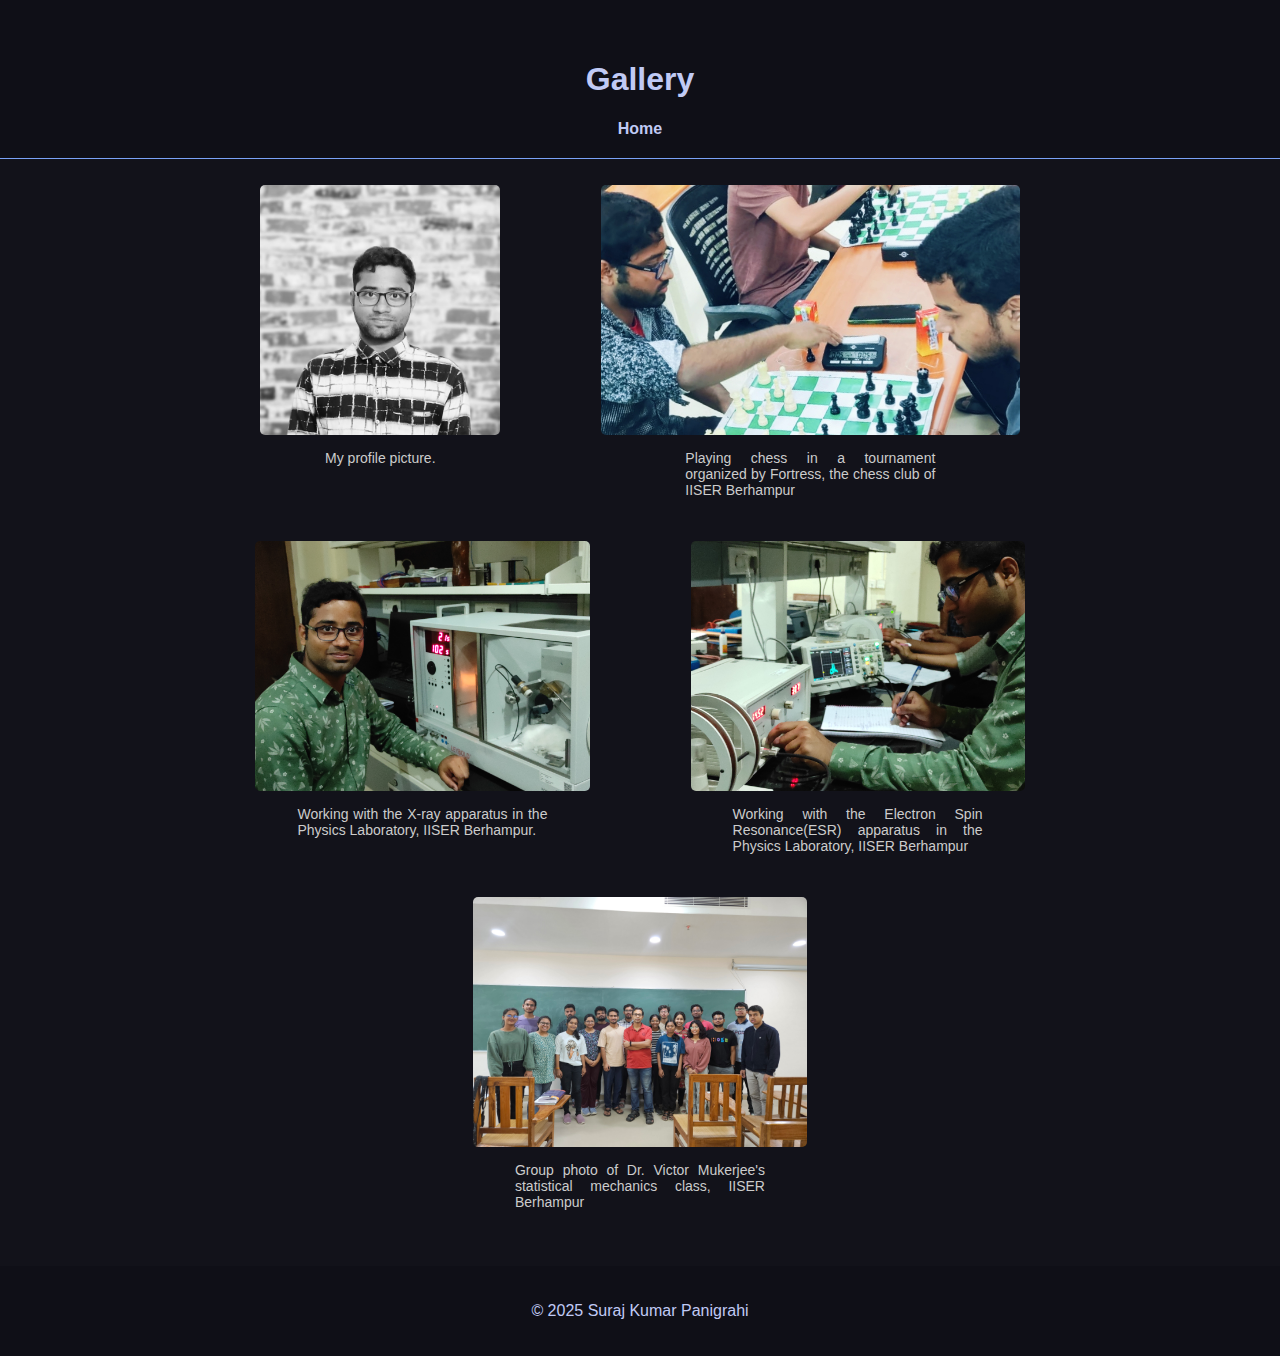
<file: gallery.html>
<html lang="en">
<head>
    <meta charset="UTF-8">
    <meta name="viewport" content="width=device-width, initial-scale=1.0">
    <title>Gallery | Suraj Kumar Panigrahi</title>
    <link rel="icon" type="image/png" href="favicon_io/favicon.ico">
    <link rel="stylesheet" href="style.css">
    <style>
        .gallery-container img {
            width: auto;
            height: 250px;
            object-fit: cover;
            margin: 10px;
            border-radius: 5px;
        }
    </style>
</head>
<body>
    <header>
        <h1>Gallery</h1>
        <nav>
            <a href="index.html">Home</a>
        </nav>
    </header>
    <div class="gallery-container">
        <figure>
            <img src="Images/my-photo.png" alt="My Profile Photo" title="Suraj Kumar Panigrahi">
            <figcaption>My profile picture.</figcaption>
        </figure>

        <figure>
            <img src="Images/ChessGame.jpg" alt="Suraj Kumar Panigrahi playing chess in a tournament organised by Fortress, the chess club of IISER Berhampur" title="Playing chess in a tournament organized by Fortress, the chess club of IISER Berhampur">
            <figcaption>Playing chess in a tournament organized by Fortress, the chess club of IISER Berhampur</figcaption>
        </figure>

        <figure>
            <img src="Images/PhyLab_Xray.jpg" alt="Suraj Kumar Panigrahi with Xray apparatus" title="Working with the X-ray apparatus in the Physics Laboratory">
            <figcaption>Working with the X-ray apparatus in the Physics Laboratory, IISER Berhampur.</figcaption>
        </figure>

        <figure>
            <img src="Images/PhyLab_ESR.jpg" alt="Suraj Kumar Panigrahi with Electron Spin Resonance(ESR) apparatus" title="Working with the Electron Spin Resonance(ESR) apparatus in the Physics Laboratory">
            <figcaption>Working with the Electron Spin Resonance(ESR) apparatus in the Physics Laboratory, IISER Berhampur</figcaption>
        </figure>

        <figure>
            <img src="Images/Statistical_Mechanics_Class_photo.jpg" alt="Dr. Victor Mukerjee's statistical mechanics class" title="Group photo of Dr. Victor Mukerjee's statistical mechanics class">
            <figcaption>Group photo of Dr. Victor Mukerjee's statistical mechanics class, IISER Berhampur</figcaption>
        </figure>

        <!--img src="images/sample3.jpg" alt="Image 3"-->
        <!-- Add more images as needed -->
    </div>
    <footer>
        <p>&copy; 2025 Suraj Kumar Panigrahi</p>
    </footer>
</body>
</html>
</file>
<file: style.css>
/* General Styles */
body {
    font-family: Arial, sans-serif;
    margin: 0;
    padding: 0;
    background-color: #12121a; 
    color: #c0caf5; 
}

header {
    background-color: #0f0f17; /* Even darker header background */
    padding: 40px 20px 20px;
    text-align: center;
    border-bottom: 1px solid #7aa2f7; /* Thin separator */
}

.header-content {
    margin-bottom: 10px;
}

.profile-photo {
    max-width: 150px;
    height: auto;
    border-radius: 50%;
    border: 4px solid #7aa2f7;
    margin-top: 20px;
}

.profile-name {
    font-size: 2.5rem;
    font-family: 'Merriweather', serif;
    color: #E5E4E2;
    margin-top: 10px;
}

nav {
    margin-top: 10px;
}

nav a {
    color: #c0caf5;
    margin: 0 15px;
    text-decoration: none;
    font-weight: bold;
}

nav a:hover {
    color: #7aa2f7;
}

.container {
    max-width: 1000px; /* Increased width */
    margin: 0 auto;
    padding: 20px;
}

section {
    padding: 20px;
    margin: 20px 0;
    background-color: #1a1b26; /* Darker section background */
    border-radius: 10px;
    box-shadow: 0 4px 8px rgba(0, 0, 0, 0.3);
}

.social-links {
    margin-top: 20px;
    text-align: center;
}

.social-links a {
    color: #c0caf5;
    margin: 0 10px;
    font-size: 18px;
    text-decoration: none;
}

.social-links a:hover {
    color: #7aa2f7;
}

.social-links i {
    margin-right: 5px;
}

footer {
    background-color: #0f0f17;
    color: #c0caf5;
    text-align: center;
    padding: 20px;
    margin-top: 40px;
}
.gallery-container {
    display: flex;
    flex-wrap: wrap; /* Ensures responsiveness */
    gap: 1px; /* Space between images */
    justify-content: center; /* Centers images */
}

figure {
    display: flex;
    flex-direction: column;
    align-items: center;
}

img {
    height: 200px; /* Fixed height */
    width: auto; /* Adjust width automatically */
    object-fit: cover; /* Ensures images don’t stretch */
    border-radius: 10px; /* Optional */
}

figcaption {
    font-size: 14px;
    color: #ccc;
    text-align: justify;
    margin-top: 5px;
    max-width: 250px; /* Limits width so text wraps */
    word-wrap: break-word; /* Ensures text wraps properly */
    white-space: normal; /* Allows multiline text */
}
</file>
